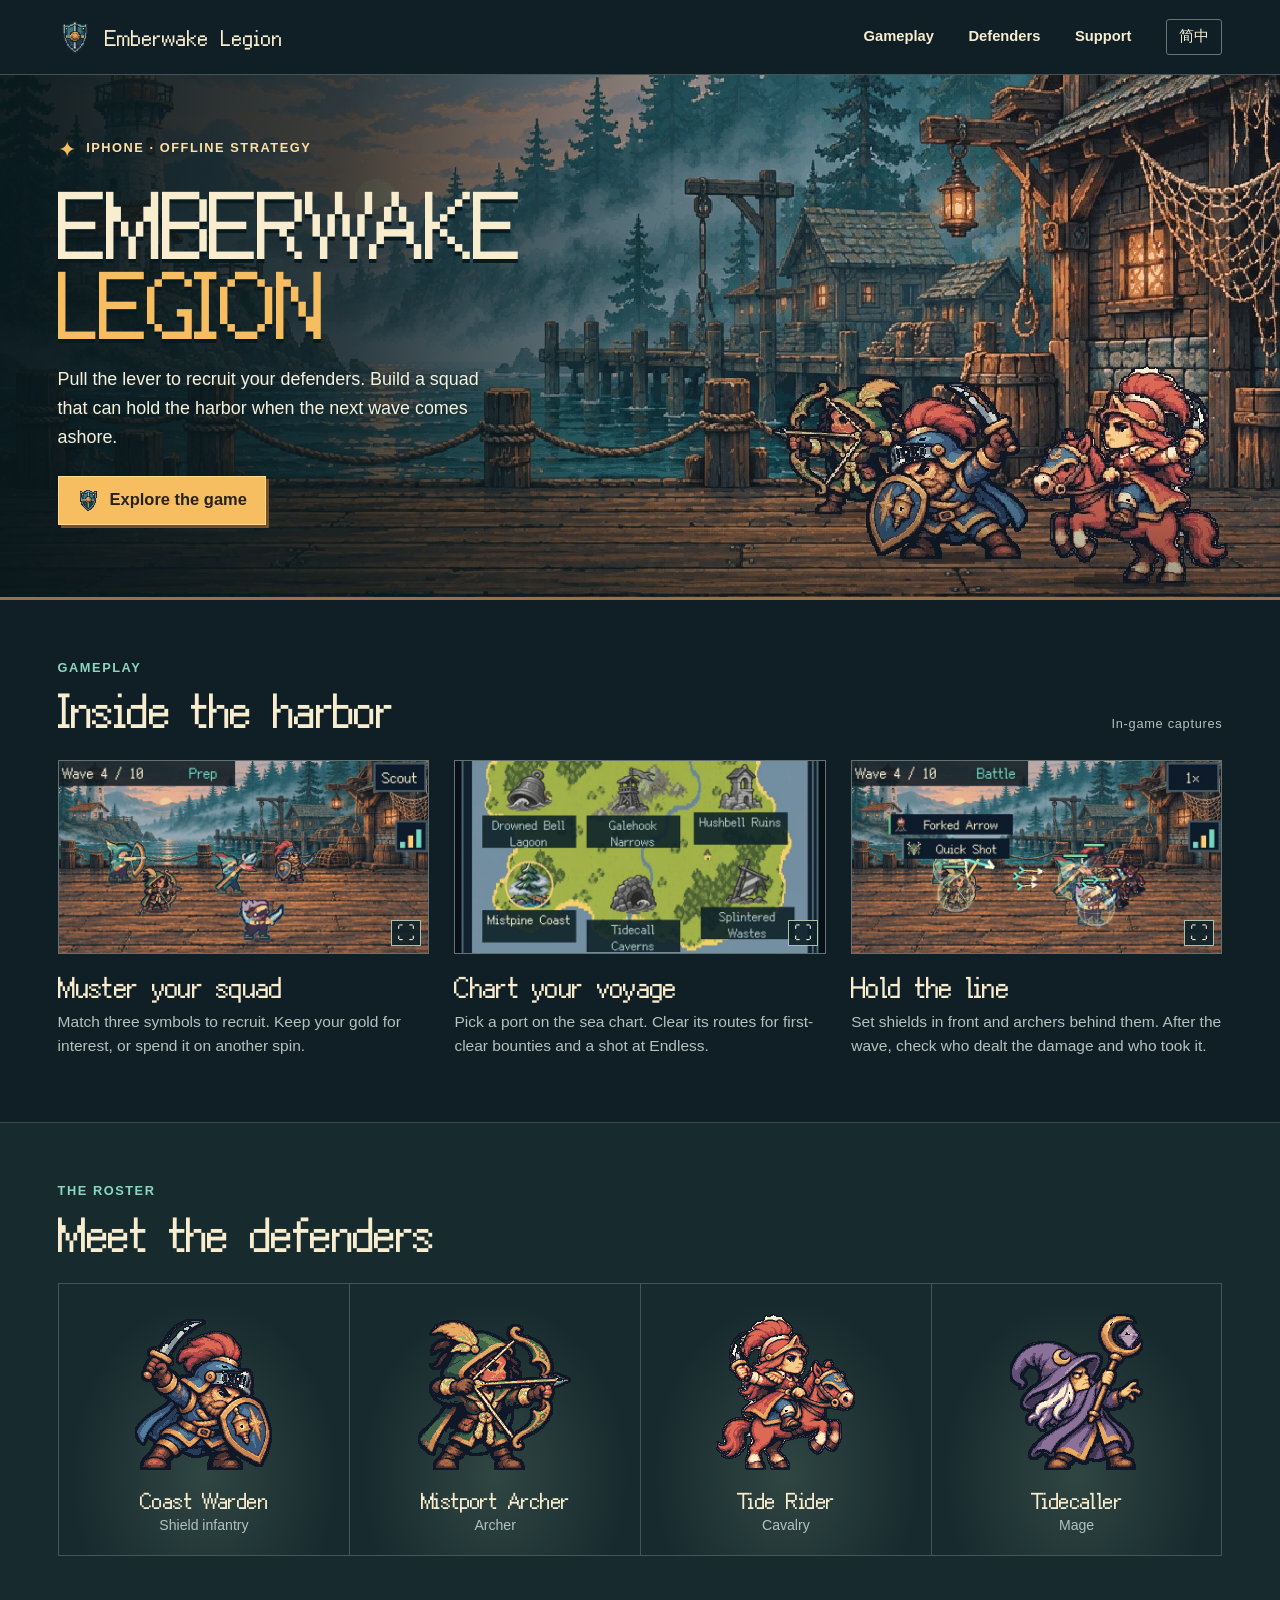
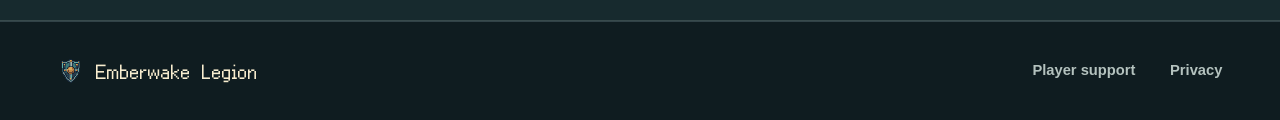
<file: index.html>
<!doctype html>
<html lang="en">
<head>
<meta charset="utf-8"><meta name="viewport" content="width=device-width,initial-scale=1"><meta name="theme-color" content="#10242b">
<title data-en="Emberwake Legion — Official game site" data-zh="烬潮军团｜游戏官网">Emberwake Legion — Official game site</title>
<link rel="canonical" href="https://emberwakelegion.top/">
<meta name="description" content="Recruit defenders on a nine-cell reel and hold nine coastal ports in Emberwake Legion, a free offline strategy game for iPhone.">
<meta property="og:title" content="Emberwake Legion"><meta property="og:description" content="An offline pixel-art defense game for iPhone. Recruit a squad, choose its professions and defend nine ports."><meta property="og:type" content="website"><meta property="og:url" content="https://emberwakelegion.top/"><meta property="og:image" content="https://emberwakelegion.top/media/harbor-hero.webp"><meta property="og:image:alt" content="Pixel-art defenders stand watch at a coastal harbor.">
<link rel="icon" href="media/app-icon.png"><link rel="preload" as="image" href="media/harbor-hero.webp"><link rel="stylesheet" href="site.css"><script defer src="script.js"></script>
</head>
<body>
<a href="#main" class="skip-link" data-en="Skip to content" data-zh="跳到正文">Skip to content</a>
<header class="site-header"><div class="header-inner"><a class="brand" href="./" data-en="Emberwake Legion" data-zh="烬潮军团">Emberwake Legion</a>
<nav class="site-nav" aria-label="Main navigation" data-label-en="Main navigation" data-label-zh="主导航"><a href="#gameplay" data-en="Gameplay" data-zh="玩法">Gameplay</a><a href="#defenders" data-en="Defenders" data-zh="守军">Defenders</a><a href="support.html" data-en="Support" data-zh="玩家支持">Support</a></nav>
<button id="language-toggle" class="language-toggle" type="button">简中</button></div></header>
<main id="main">
<section class="hero" aria-labelledby="game-title"><div class="hero-inner">
<div class="game-format"><span class="pixel-cross" aria-hidden="true">✦</span> <span data-en="iPhone · Offline strategy" data-zh="iPhone · 离线策略游戏">iPhone · Offline strategy</span></div>
<h1 id="game-title"><span data-en="EMBERWAKE" data-zh="烬潮">EMBERWAKE</span><span data-en="LEGION" data-zh="军团">LEGION</span></h1>
<p data-en="Pull the lever to recruit your defenders. Build a squad that can hold the harbor when the next wave comes ashore." data-zh="拉下摇杆，招募守军。趁下一波敌潮登岸前排好阵型，守住你的港口。">Pull the lever to recruit your defenders. Build a squad that can hold the harbor when the next wave comes ashore.</p>
<a class="button button-primary" href="#gameplay"><img src="media/shield.png" alt=""><span data-en="Explore the game" data-zh="了解玩法">Explore the game</span></a>
</div></section>
<section class="section gameplay" id="gameplay" aria-labelledby="gameplay-title">
<div class="section-top"><div><span class="eyebrow" data-en="Gameplay" data-zh="玩法">Gameplay</span><h2 id="gameplay-title" data-en="Inside the harbor" data-zh="港口实录">Inside the harbor</h2></div><span class="platform" data-en="In-game captures" data-zh="iPhone 游戏实录">In-game captures</span></div>
<div class="shot-grid">
<article class="shot"><a class="shot-link" href="media/formation-full.webp" data-shot="formation"><img src="media/formation-wide.webp" width="720" height="450" loading="lazy" alt="Recruiting reel and squad preparation" data-alt-en="Recruiting reel and squad preparation" data-alt-zh="用于招募守军的九宫格转盘"><span class="expand" aria-hidden="true">⛶</span></a><h3 data-en="Muster your squad" data-zh="摇出你的守军">Muster your squad</h3><p data-en="Match three symbols to recruit. Keep your gold for interest, or spend it on another spin." data-zh="三个同类符号连线即可招兵。把金币留到战后赚利息，或花在下一转。">Match three symbols to recruit. Keep your gold for interest, or spend it on another spin.</p></article>
<article class="shot"><a class="shot-link" href="media/sea-chart-full.webp" data-shot="sea-chart"><img src="media/sea-chart-wide.webp" width="720" height="450" loading="lazy" alt="Island sea chart with nine ports" data-alt-en="Island sea chart with nine ports" data-alt-zh="标有九座港口的全岛航海图"><span class="expand" aria-hidden="true">⛶</span></a><h3 data-en="Chart your voyage" data-zh="选择下一座港口">Chart your voyage</h3><p data-en="Pick a port on the sea chart. Clear its routes for first-clear bounties and a shot at Endless." data-zh="在航海图上点选港口。不同难度分别发放首通赏金，通关后还可以挑战无尽。">Pick a port on the sea chart. Clear its routes for first-clear bounties and a shot at Endless.</p></article>
<article class="shot"><a class="shot-link" href="media/battle-full.webp" data-shot="battle"><img src="media/battle-wide.webp" width="720" height="450" loading="lazy" alt="Defenders fighting an enemy wave on the dock" data-alt-en="Defenders fighting an enemy wave on the dock" data-alt-zh="守军在码头迎击来袭的敌军"><span class="expand" aria-hidden="true">⛶</span></a><h3 data-en="Hold the line" data-zh="守住防线">Hold the line</h3><p data-en="Set shields in front and archers behind them. After the wave, check who dealt the damage and who took it." data-zh="盾卫顶在前排，弓手留在后方输出。战后可查看谁打出了伤害，谁扛住了敌人。">Set shields in front and archers behind them. After the wave, check who dealt the damage and who took it.</p></article>
</div></section>
<section class="crew-section" id="defenders" aria-labelledby="defender-title"><div class="section">
<div class="section-top"><div><span class="eyebrow" data-en="The roster" data-zh="角色图鉴">The roster</span><h2 id="defender-title" data-en="Meet the defenders" data-zh="认识你的守军">Meet the defenders</h2></div></div>
<div class="roster">
<article class="member"><img src="media/coast-warden.webp" width="328" height="336" alt="" loading="lazy"><h3 data-en="Coast Warden" data-zh="岸防盾卫">Coast Warden</h3><p data-en="Shield infantry" data-zh="盾兵">Shield infantry</p></article>
<article class="member"><img src="media/mistport-archer.webp" width="328" height="336" alt="" loading="lazy"><h3 data-en="Mistport Archer" data-zh="雾港弓手">Mistport Archer</h3><p data-en="Archer" data-zh="弓兵">Archer</p></article>
<article class="member"><img src="media/tide-rider.webp" width="328" height="336" alt="" loading="lazy"><h3 data-en="Tide Rider" data-zh="骑潮卫">Tide Rider</h3><p data-en="Cavalry" data-zh="骑兵">Cavalry</p></article>
<article class="member"><img src="media/harbor-mage.webp" width="328" height="336" alt="" loading="lazy"><h3 data-en="Tidecaller" data-zh="引潮术士">Tidecaller</h3><p data-en="Mage" data-zh="法师">Mage</p></article>
</div></div></section>
</main><footer class="site-footer"><div class="footer-inner"><a href="./" class="brand" data-en="Emberwake Legion" data-zh="烬潮军团">Emberwake Legion</a><nav class="footer-nav" aria-label="Footer" data-label-en="Footer" data-label-zh="页脚导航"><a href="support.html" data-en="Player support" data-zh="玩家支持">Player support</a><a href="privacy.html" data-en="Privacy" data-zh="隐私政策">Privacy</a></nav></div></footer>
<dialog id="gallery" aria-labelledby="gallery-caption"><div class="gallery-bar"><span id="gallery-caption"></span><button id="gallery-close" type="button" data-en="Close" data-zh="关闭">Close</button></div><img id="gallery-image" alt=""></dialog>
</body></html>
</file>
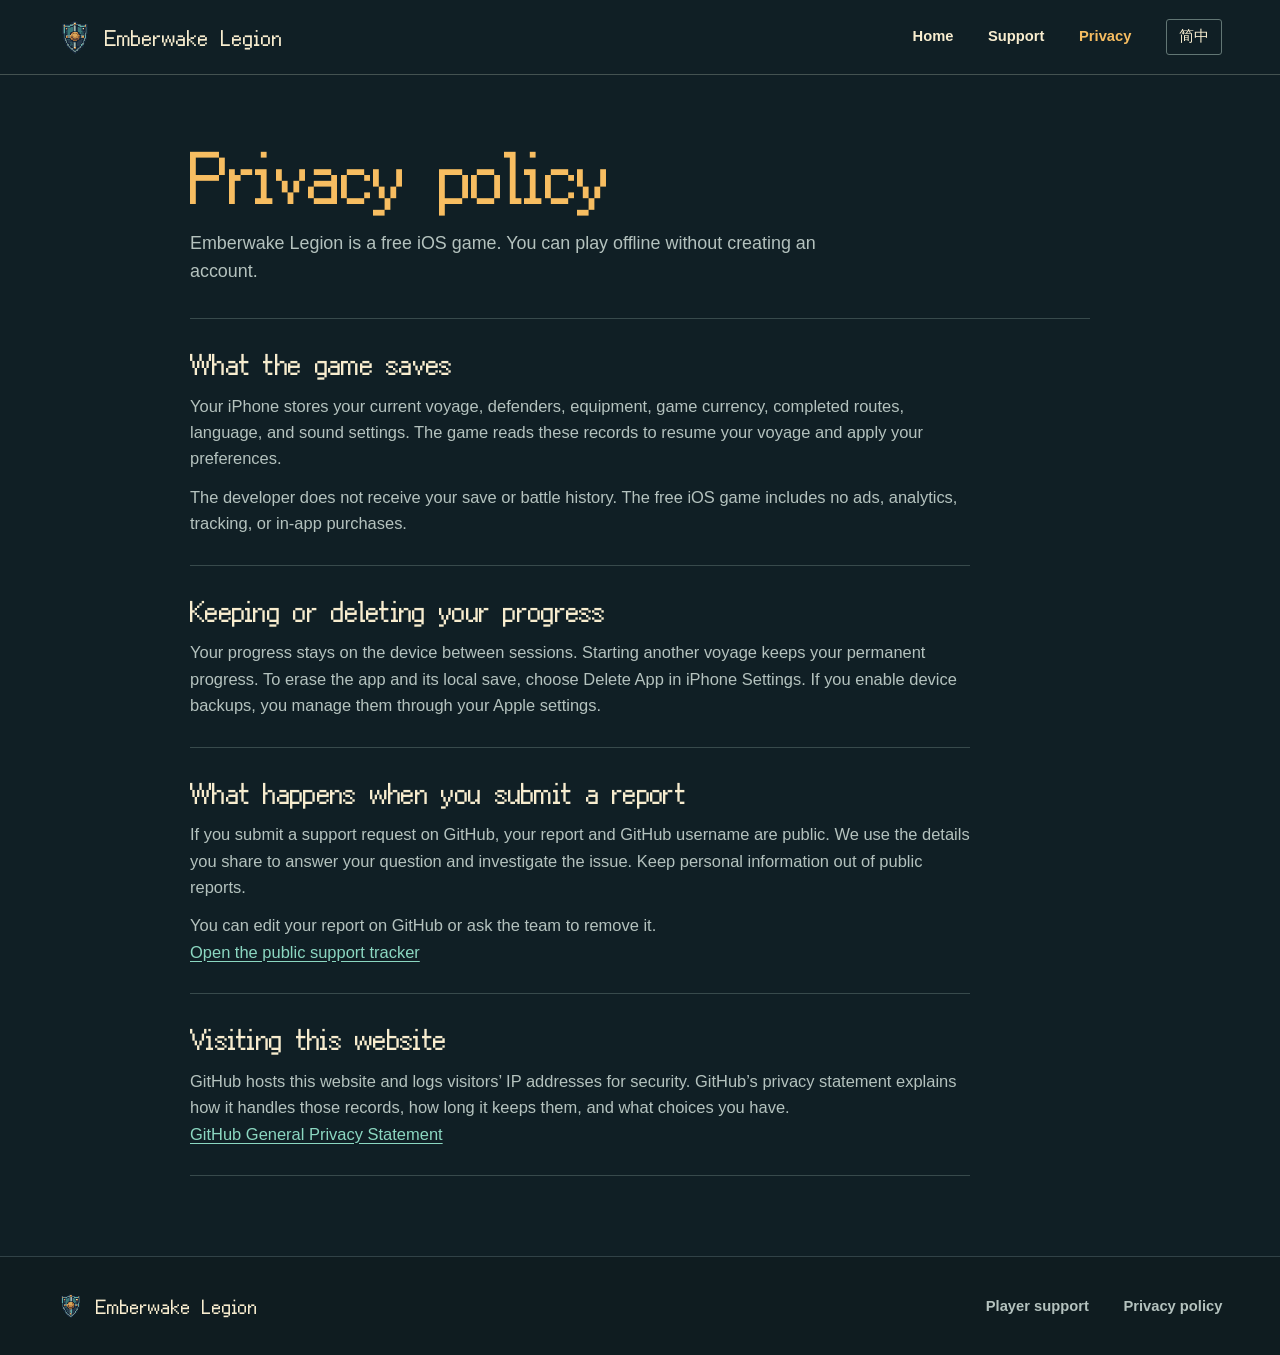
<file: privacy.html>
<!doctype html>
<html lang="en">
<head>
  <meta charset="utf-8">
  <meta name="viewport" content="width=device-width, initial-scale=1">
  <meta name="theme-color" content="#102432">
  <meta name="description" content="Privacy information for the free iOS edition of Emberwake Legion, local saves, GitHub support reports, and this website.">
  <title data-en="Privacy policy | Emberwake Legion" data-zh="隐私政策｜烬潮军团">Privacy policy | Emberwake Legion</title>
<link rel="canonical" href="https://emberwakelegion.top/privacy.html">
  <link rel="icon" href="media/app-icon.png">
  <link rel="stylesheet" href="site.css">
  <script src="script.js" defer></script>
</head>
<body class="info-body">
<a href="#main-content" class="skip-link" data-en="Skip to content" data-zh="跳到正文">Skip to content</a>
<header class="site-header">
  <div class="header-inner">
    <a href="index.html" class="brand" data-en="Emberwake Legion" data-zh="烬潮军团">Emberwake Legion</a>
    <nav class="site-nav" aria-label="Main navigation" data-label-en="Main navigation" data-label-zh="主导航">
      <a href="index.html" data-en="Home" data-zh="首页">Home</a>
      <a href="support.html" data-en="Support" data-zh="玩家支持">Support</a>
      <a href="privacy.html" aria-current="page" data-en="Privacy" data-zh="隐私政策">Privacy</a>
    </nav>
    <button type="button" id="language-toggle" class="language-toggle">简中</button>
  </div>
</header>
<main class="info-page" id="main-content">
  <div class="info-intro">
    <h1 data-en="Privacy policy" data-zh="隐私政策">Privacy policy</h1>
    <p data-en="Emberwake Legion is a free iOS game. You can play offline without creating an account." data-zh="《烬潮军团》是免费的 iOS 游戏，无需注册账号即可离线游玩。">Emberwake Legion is a free iOS game. You can play offline without creating an account.</p>
  </div>
  <div class="info-layout">
    <section class="info-section" id="game-data" aria-labelledby="game-data-title">
      <h2 id="game-data-title" data-en="What the game saves" data-zh="游戏会保存什么">What the game saves</h2>
      <p data-en="Your iPhone stores your current voyage, defenders, equipment, game currency, completed routes, language, and sound settings. The game reads these records to resume your voyage and apply your preferences." data-zh="你的 iPhone 保存当前航线、守军、装备、游戏货币、通关记录、语言和音效设置。游戏读取这些记录，以继续航行并应用你的偏好。">Your iPhone stores your current voyage, defenders, equipment, game currency, completed routes, language, and sound settings. The game reads these records to resume your voyage and apply your preferences.</p>
      <p data-en="The developer does not receive your save or battle history. The free iOS game includes no ads, analytics, tracking, or in-app purchases." data-zh="开发者不会收到你的存档或战斗记录。iOS 免费版没有广告、分析、跟踪或内购。">The developer does not receive your save or battle history. The free iOS game includes no ads, analytics, tracking, or in-app purchases.</p>
    </section>
    <section class="info-section" id="retention" aria-labelledby="retention-title">
      <h2 id="retention-title" data-en="Keeping or deleting your progress" data-zh="保留或删除进度">Keeping or deleting your progress</h2>
      <p data-en="Your progress stays on the device between sessions. Starting another voyage keeps your permanent progress. To erase the app and its local save, choose Delete App in iPhone Settings. If you enable device backups, you manage them through your Apple settings." data-zh="退出游戏后，进度会留在本机。重新起航会保留永久进度。要清除游戏和本地存档，请在 iPhone 设置中选择“删除 App”。如果开启了设备备份，可在 Apple 设置中管理。">Your progress stays on the device between sessions. Starting another voyage keeps your permanent progress. To erase the app and its local save, choose Delete App in iPhone Settings. If you enable device backups, you manage them through your Apple settings.</p>
    </section>
    <section class="info-section" id="support-reports" aria-labelledby="support-reports-title">
      <h2 id="support-reports-title" data-en="What happens when you submit a report" data-zh="提交反馈后会发生什么">What happens when you submit a report</h2>
      <p data-en="If you submit a support request on GitHub, your report and GitHub username are public. We use the details you share to answer your question and investigate the issue. Keep personal information out of public reports." data-zh="通过 GitHub 反馈时，你的反馈内容和 GitHub 用户名会公开显示。我们使用你主动提供的信息来回复和排查问题。请勿在公开反馈中填写个人信息。">If you submit a support request on GitHub, your report and GitHub username are public. We use the details you share to answer your question and investigate the issue. Keep personal information out of public reports.</p>
      <p data-en="You can edit your report on GitHub or ask the team to remove it." data-zh="你可以在 GitHub 编辑自己的反馈，也可以向开发团队申请删除。">You can edit your report on GitHub or ask the team to remove it.</p>
      <a href="https://github.com/pionnerx/reel-muster-support/issues" class="text-link" data-en="Open the public support tracker" data-zh="前往公开反馈区">Open the public support tracker</a>
    </section>
    <section class="info-section" id="hosting" aria-labelledby="hosting-title">
      <h2 id="hosting-title" data-en="Visiting this website" data-zh="访问本网站">Visiting this website</h2>
      <p data-en="GitHub hosts this website and logs visitors’ IP addresses for security. GitHub’s privacy statement explains how it handles those records, how long it keeps them, and what choices you have." data-zh="本网站由 GitHub 托管。出于安全目的，GitHub 会记录访问者的 IP 地址。关于这些数据的处理方式、保留时间和你的选择，请参阅 GitHub 的隐私声明。">GitHub hosts this website and logs visitors’ IP addresses for security. GitHub’s privacy statement explains how it handles those records, how long it keeps them, and what choices you have.</p>
      <a href="https://docs.github.com/en/site-policy/privacy-policies/github-general-privacy-statement" class="text-link" data-en="GitHub General Privacy Statement" data-zh="GitHub 一般隐私声明">GitHub General Privacy Statement</a>
    </section>
  </div>
</main>
<footer class="site-footer">
  <div class="footer-inner">
    <a href="index.html" class="brand" data-en="Emberwake Legion" data-zh="烬潮军团">Emberwake Legion</a>
    <nav class="footer-nav" aria-label="Footer" data-label-en="Footer" data-label-zh="页脚导航">
      <a href="support.html" data-en="Player support" data-zh="玩家支持">Player support</a>
      <a href="privacy.html" data-en="Privacy policy" data-zh="隐私政策">Privacy policy</a>
    </nav>
  </div>
</footer>
</body>
</html>
</file>
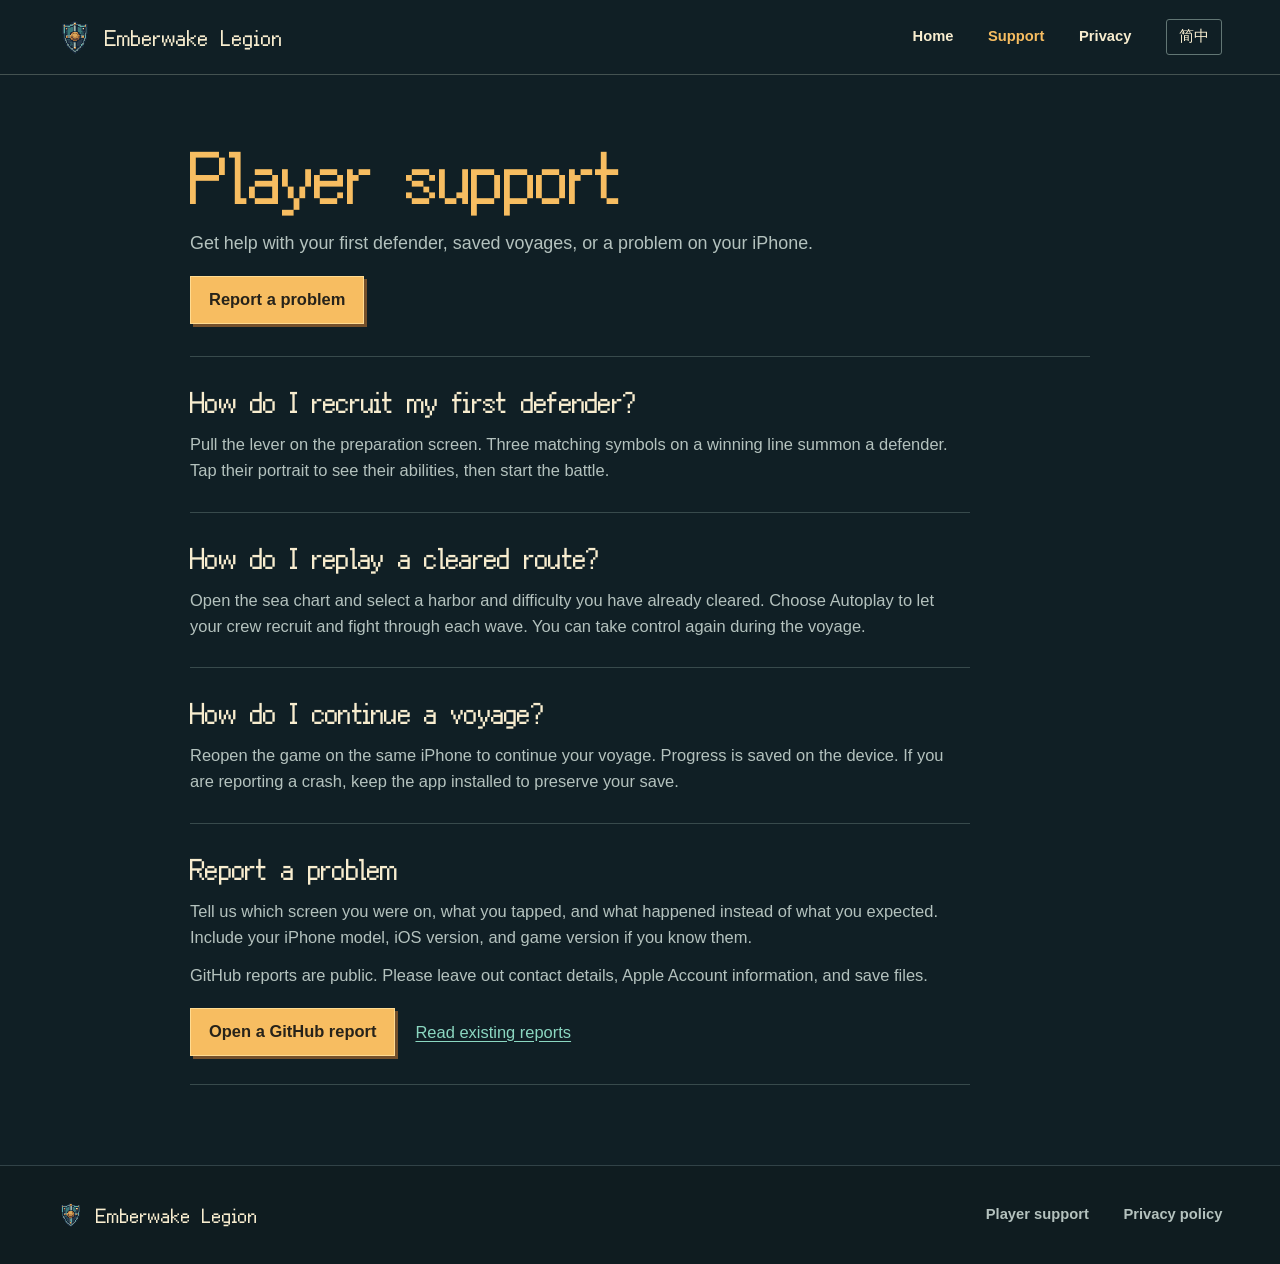
<file: support.html>
<!doctype html>
<html lang="en">
<head>
  <meta charset="utf-8">
  <meta name="viewport" content="width=device-width, initial-scale=1">
  <meta name="theme-color" content="#102432">
  <meta name="description" content="Get help with recruiting, autoplay, saved voyages, and troubleshooting Emberwake Legion on iPhone.">
  <title data-en="Player support | Emberwake Legion" data-zh="玩家支持｜烬潮军团">Player support | Emberwake Legion</title>
<link rel="canonical" href="https://emberwakelegion.top/support.html">
  <link rel="icon" href="media/app-icon.png">
  <link rel="stylesheet" href="site.css">
  <script src="script.js" defer></script>
</head>
<body class="info-body">
<a href="#main-content" class="skip-link" data-en="Skip to content" data-zh="跳到正文">Skip to content</a>
<header class="site-header">
  <div class="header-inner">
    <a href="index.html" class="brand" data-en="Emberwake Legion" data-zh="烬潮军团">Emberwake Legion</a>
    <nav class="site-nav" aria-label="Main navigation" data-label-en="Main navigation" data-label-zh="主导航">
      <a href="index.html" data-en="Home" data-zh="首页">Home</a>
      <a href="support.html" aria-current="page" data-en="Support" data-zh="玩家支持">Support</a>
      <a href="privacy.html" data-en="Privacy" data-zh="隐私政策">Privacy</a>
    </nav>
    <button type="button" id="language-toggle" class="language-toggle">简中</button>
  </div>
</header>
<main class="info-page" id="main-content">
  <div class="info-intro">
    <h1 data-en="Player support" data-zh="玩家支持">Player support</h1>
    <p data-en="Get help with your first defender, saved voyages, or a problem on your iPhone." data-zh="这里可以查看如何招募守军、继续航行，以及反馈 iPhone 上遇到的问题。">Get help with your first defender, saved voyages, or a problem on your iPhone.</p>
    <div class="support-actions">
      <a href="#report" class="button button-primary" data-en="Report a problem" data-zh="反馈问题">Report a problem</a>
    </div>
  </div>
  <div class="info-layout">
    <section class="info-section" id="first-defender" aria-labelledby="first-defender-title">
      <h2 id="first-defender-title" data-en="How do I recruit my first defender?" data-zh="怎么招到第一个守军？">How do I recruit my first defender?</h2>
      <p data-en="Pull the lever on the preparation screen. Three matching symbols on a winning line summon a defender. Tap their portrait to see their abilities, then start the battle." data-zh="在备战页点一下拉杆。一条有效中奖线上出现三个相同符号，就能召唤守军。点守军头像可以查看技能，准备好后点出战。">Pull the lever on the preparation screen. Three matching symbols on a winning line summon a defender. Tap their portrait to see their abilities, then start the battle.</p>
    </section>
    <section class="info-section" id="autoplay" aria-labelledby="autoplay-title">
      <h2 id="autoplay-title" data-en="How do I replay a cleared route?" data-zh="怎么托管已通关的航线？">How do I replay a cleared route?</h2>
      <p data-en="Open the sea chart and select a harbor and difficulty you have already cleared. Choose Autoplay to let your crew recruit and fight through each wave. You can take control again during the voyage." data-zh="打开航海图，选一个已经通关的港口和难度。开启托管后，队伍会逐波招募和战斗。航行中也可以随时接手。">Open the sea chart and select a harbor and difficulty you have already cleared. Choose Autoplay to let your crew recruit and fight through each wave. You can take control again during the voyage.</p>
    </section>
    <section class="info-section" id="save" aria-labelledby="save-title">
      <h2 id="save-title" data-en="How do I continue a voyage?" data-zh="怎么接着上一局玩？">How do I continue a voyage?</h2>
      <p data-en="Reopen the game on the same iPhone to continue your voyage. Progress is saved on the device. If you are reporting a crash, keep the app installed to preserve your save." data-zh="在同一台 iPhone 上重新打开游戏，即可继续航行。进度保存在本机。如果遇到闪退，请保留已安装的游戏，以便留住存档。">Reopen the game on the same iPhone to continue your voyage. Progress is saved on the device. If you are reporting a crash, keep the app installed to preserve your save.</p>
    </section>
    <section class="info-section" id="report" aria-labelledby="report-title">
      <h2 id="report-title" data-en="Report a problem" data-zh="反馈问题">Report a problem</h2>
      <p data-en="Tell us which screen you were on, what you tapped, and what happened instead of what you expected. Include your iPhone model, iOS version, and game version if you know them." data-zh="请说明出现问题的页面、点了哪里、原本期待什么，以及实际发生了什么。如果方便，也可以附上 iPhone 机型、iOS 版本和游戏版本。">Tell us which screen you were on, what you tapped, and what happened instead of what you expected. Include your iPhone model, iOS version, and game version if you know them.</p>
      <p data-en="GitHub reports are public. Please leave out contact details, Apple Account information, and save files." data-zh="GitHub 上的反馈会公开显示。请勿附上联系方式、Apple 账户信息或存档文件。">GitHub reports are public. Please leave out contact details, Apple Account information, and save files.</p>
      <div class="support-actions">
        <a href="https://github.com/pionnerx/reel-muster-support/issues/new" class="button button-primary" data-en="Open a GitHub report" data-zh="在 GitHub 提交反馈">Open a GitHub report</a>
        <a href="https://github.com/pionnerx/reel-muster-support/issues" class="text-link" data-en="Read existing reports" data-zh="查看已有反馈">Read existing reports</a>
      </div>
    </section>
  </div>
</main>
<footer class="site-footer">
  <div class="footer-inner">
    <a href="index.html" class="brand" data-en="Emberwake Legion" data-zh="烬潮军团">Emberwake Legion</a>
    <nav class="footer-nav" aria-label="Footer" data-label-en="Footer" data-label-zh="页脚导航">
      <a href="support.html" data-en="Player support" data-zh="玩家支持">Player support</a>
      <a href="privacy.html" data-en="Privacy policy" data-zh="隐私政策">Privacy policy</a>
    </nav>
  </div>
</footer>
</body>
</html>
</file>
<file: site.css>
@font-face{font-family:Harbor Pixel;src:url('fonts/harbor-pixel.woff2') format('woff2');font-style:normal;font-weight:400 800;font-display:swap}
:root{color-scheme:dark;--ink:#101f25;--navy:#111f24;--panel:#192b31;--line:#384a4c;--cream:#f8edcf;--gold:#f7bd61;--muted:#b4c2be;--teal:#8bd7c1;--pixel:"Harbor Pixel","Courier New",monospace;--body:"DM Sans",-apple-system,BlinkMacSystemFont,"Segoe UI","PingFang SC",sans-serif}
*{box-sizing:border-box}html{scroll-behavior:smooth;scroll-padding-top:14px}body{margin:0;font:400 1.03rem/1.6 var(--body);color:var(--cream);background:var(--ink)}img{display:block;max-width:100%}a{color:inherit;text-decoration:none}button{font:inherit;cursor:pointer}a:focus-visible,button:focus-visible{outline:3px solid var(--teal);outline-offset:4px}h1,h2,h3,p{margin:0}.skip-link{position:absolute;top:-8rem;left:1rem;z-index:5;background:var(--cream);color:var(--ink);padding:10px}.skip-link:focus{top:8px}
.site-header{background:#101f25;border-bottom:1px solid #445251;position:relative;z-index:2}.header-inner,.footer-inner,.section,.hero-inner,.info-page{width:min(1200px,calc(100% - 9vw));margin-inline:auto}.header-inner{min-height:74px;display:flex;align-items:center;gap:35px}.brand{display:inline-flex;gap:12px;align-items:center;font:600 1.33rem/1.15 var(--pixel);letter-spacing:.005em}.brand:before{content:"";background:url("media/shield.png") center/contain no-repeat;width:35px;height:37px;display:block;image-rendering:pixelated}.site-nav,.footer-nav{display:flex;gap:clamp(18px,2.7vw,44px);align-items:center}.site-nav{margin-left:auto}.site-nav a,.footer-nav a,.language-toggle{font-weight:570;font-size:.92rem;line-height:1.3}.site-nav a,.footer-nav a{padding-block:12px}.site-nav a:hover,.footer-nav a:hover,.text-link:hover,.info-section a:hover{color:var(--gold)}.site-nav [aria-current=page]{color:var(--gold)}.language-toggle{background:transparent;border:1px solid #627674;color:var(--cream);padding:7px 12px;min-width:48px;border-radius:3px}.language-toggle:hover{border-color:var(--gold)}
.hero{position:relative;isolation:isolate;display:grid;align-items:center;min-height:clamp(485px,41vw,650px);background:#1e393e url("media/harbor-hero.webp") center 61%/cover no-repeat;image-rendering:pixelated;border-bottom:3px solid #96734c}.hero:before{content:"";position:absolute;inset:0;z-index:-1;background:linear-gradient(90deg,rgba(8,23,27,.95) 0%,rgba(9,23,27,.75) 27%,rgba(10,26,28,.35) 48%,transparent 73%),linear-gradient(0deg,rgba(8,20,24,.45),transparent 25%)}.hero-inner{padding-block:48px 58px}.game-format,.eyebrow,.platform{text-transform:uppercase;letter-spacing:.12em;font:600 .8rem/1.3 var(--body)}.game-format{display:flex;gap:9px;align-items:center;color:#ffe0a3}.pixel-cross{font:1.4rem/1 var(--pixel);color:var(--gold)}.hero h1{font-family:var(--pixel);font-size:clamp(53px,7vw,105px);letter-spacing:-.045em;line-height:.89;font-weight:700;margin:23px 0;filter:drop-shadow(0px 4px 0px #081a1f)}.hero h1 span{display:block}.hero h1 span:last-child{color:var(--gold)}.hero p{max-width:430px;font-size:clamp(1rem,1.5vw,1.12rem);line-height:1.62;color:#f6f1dd;text-shadow:0 1px 5px #132529}.button{display:inline-flex;align-items:center;justify-content:center;gap:10px;padding:12px 18px;min-height:48px;line-height:1.2;font-weight:750;border:1px solid #ffdb91;box-shadow:3px 3px 0 #75502b}.button-primary{background:var(--gold);color:#27231a}.button:hover{background:#ffd08b;transform:translateY(-1px)}.button img{width:23px;height:23px;image-rendering:pixelated;object-fit:contain}.hero .button{margin-top:24px}
.section{padding-block:60px 64px}.section-top{display:flex;align-items:flex-end;justify-content:space-between;gap:16px;margin-bottom:27px}.eyebrow{display:block;color:var(--teal);margin-bottom:10px}.platform{color:var(--muted);letter-spacing:.055em;text-transform:none;font-weight:480}.section h2,.info-intro h1{font:600 clamp(2.1rem,3.6vw,3.3rem)/1 var(--pixel);letter-spacing:-.035em}.shot-grid{display:grid;grid-template-columns:repeat(3,minmax(0,1fr));gap:clamp(14px,2vw,26px)}.shot-link{display:block;position:relative;border:1px solid #637270;overflow:hidden;background:#26383b}.shot-link img{width:100%;height:auto;aspect-ratio:792/412;object-fit:cover;transition:transform .22s ease;image-rendering:auto}.shot-link:hover img{transform:scale(1.025)}.expand{position:absolute;bottom:7px;right:7px;padding:0 5px;background:#0e2229e8;color:#f6edd2;font:18px/24px var(--body);border:1px solid #adc0ac}.shot h3,.member h3,.info-section h2{font:600 clamp(1.4rem,2.2vw,1.85rem)/1.2 var(--pixel);letter-spacing:-.025em}.shot h3{margin:16px 0 7px}.shot p,.info-section p,.info-intro p{color:var(--muted)}.shot p{font-size:.97rem;line-height:1.55}
.crew-section{background:#172a2e;border-block:1px solid var(--line)}.roster{display:grid;grid-template-columns:repeat(4,minmax(0,1fr));border:1px solid #45565a}.member{padding:20px 12px 18px;text-align:center;background:radial-gradient(ellipse at 50% 70%,#304642 0,transparent 65%)}.member+.member{border-left:1px solid #45565a}.member img{display:block;margin:0 auto 10px;width:min(100%,170px);height:auto;image-rendering:pixelated}.member h3{font-size:1.35rem}.member p{font-size:.88rem;color:var(--muted)}.site-footer{border-top:1px solid #314247;background:#0f1c20}.footer-inner{min-height:98px;display:flex;align-items:center;justify-content:space-between;gap:24px}.footer-inner .brand{font-size:1.2rem}.footer-inner .brand:before{width:26px;height:32px}.footer-nav{color:var(--muted)}
.modal-open{overflow:hidden}dialog{width:fit-content;max-width:calc(100vw - 20px);max-height:100dvh;padding:8px;background:#0f1c21;border:1px solid #667976;color:var(--cream)}dialog::backdrop{background:rgba(3,11,15,.89)}.gallery-bar{display:flex;justify-content:space-between;align-items:center;gap:14px;font:600 1rem/1.25 var(--pixel);padding:3px 2px 9px}.gallery-bar button{background:#20343a;border:1px solid #687873;color:var(--cream);min-height:38px;padding:5px 11px;font:600 .9rem var(--body)}#gallery-image{height:min(79dvh,900px);width:auto;max-width:93vw;object-fit:contain;display:block;margin:auto}
.info-page{max-width:900px;padding-block:66px 80px}.info-intro{padding-bottom:32px;border-bottom:1px solid var(--line)}.info-intro h1{font-size:clamp(2.5rem,6vw,4.35rem);color:var(--gold);margin-bottom:18px}.info-intro p{max-width:680px;font-size:1.12rem}.info-layout{max-width:780px}.info-section{border-bottom:1px solid var(--line);padding-block:28px}.info-section h2{margin-bottom:12px}.info-section p+p{margin-top:.75rem}.info-section a:not(.button),.text-link{color:var(--teal);text-decoration:underline;text-underline-offset:3px}.support-actions{display:flex;align-items:center;gap:20px;flex-wrap:wrap;margin-top:19px}
@media(min-width:1600px){.hero{background-size:cover;background-position:center 64%}}
@media(max-width:800px){.header-inner{gap:18px;min-height:62px}.site-nav{gap:16px}.brand{font-size:1.13rem}.brand:before{width:25px;height:30px}.hero{min-height:463px}.hero:before{background:linear-gradient(90deg,#0c2026ed 0%,#102127bb 36%,#10212758 66%,#10212700)}.hero h1{font-size:clamp(3.8rem,9vw,5.1rem)}.hero p{max-width:365px}.section{padding-block:44px}.roster{grid-template-columns:repeat(2,1fr)}.member:nth-child(3){border-left:0}.member:nth-child(n+3){border-top:1px solid #45565a}}
@media(max-width:600px){.header-inner,.footer-inner,.section,.hero-inner,.info-page{width:calc(100% - 36px)}.header-inner{gap:12px;flex-wrap:wrap;padding:10px 0 5px}.header-inner .brand{margin-right:auto}.site-nav{order:3;flex-basis:100%;gap:21px;margin-left:0}.site-nav a{padding:5px 0 8px;font-size:.87rem}.language-toggle{font-size:.84rem;min-height:36px}.hero{min-height:535px;background-position:68% 55%;background-size:auto 100%}.hero-inner{align-self:end;padding:180px 0 29px}.hero:before{background:linear-gradient(0deg,#0e1d24fc 0%,#0e2027e8 24%,#102025bd 49%,#10252a14 82%)}.game-format{font-size:.74rem}.hero h1{font-size:clamp(3.4rem,12.4vw,5.3rem);margin:16px 0}.hero p{max-width:360px;line-height:1.5}.hero .button{margin-top:17px}.shot-grid{grid-template-columns:1fr;gap:32px}.section-top{align-items:flex-start;margin-bottom:20px}.platform{font-size:.75rem;text-align:right;max-width:80px}.member{padding:12px 8px 17px}.member h3{font-size:1.13rem}.member img{max-width:128px}.footer-inner{min-height:104px;align-items:flex-start;flex-direction:column;justify-content:center;gap:4px}.footer-nav a{padding:5px 0}.info-page{padding-block:36px}.info-intro h1{font-size:2.6rem}}
@media(prefers-reduced-motion:reduce){*,*::before,*::after{scroll-behavior:auto!important;transition:none!important;animation:none!important}}
</file>
